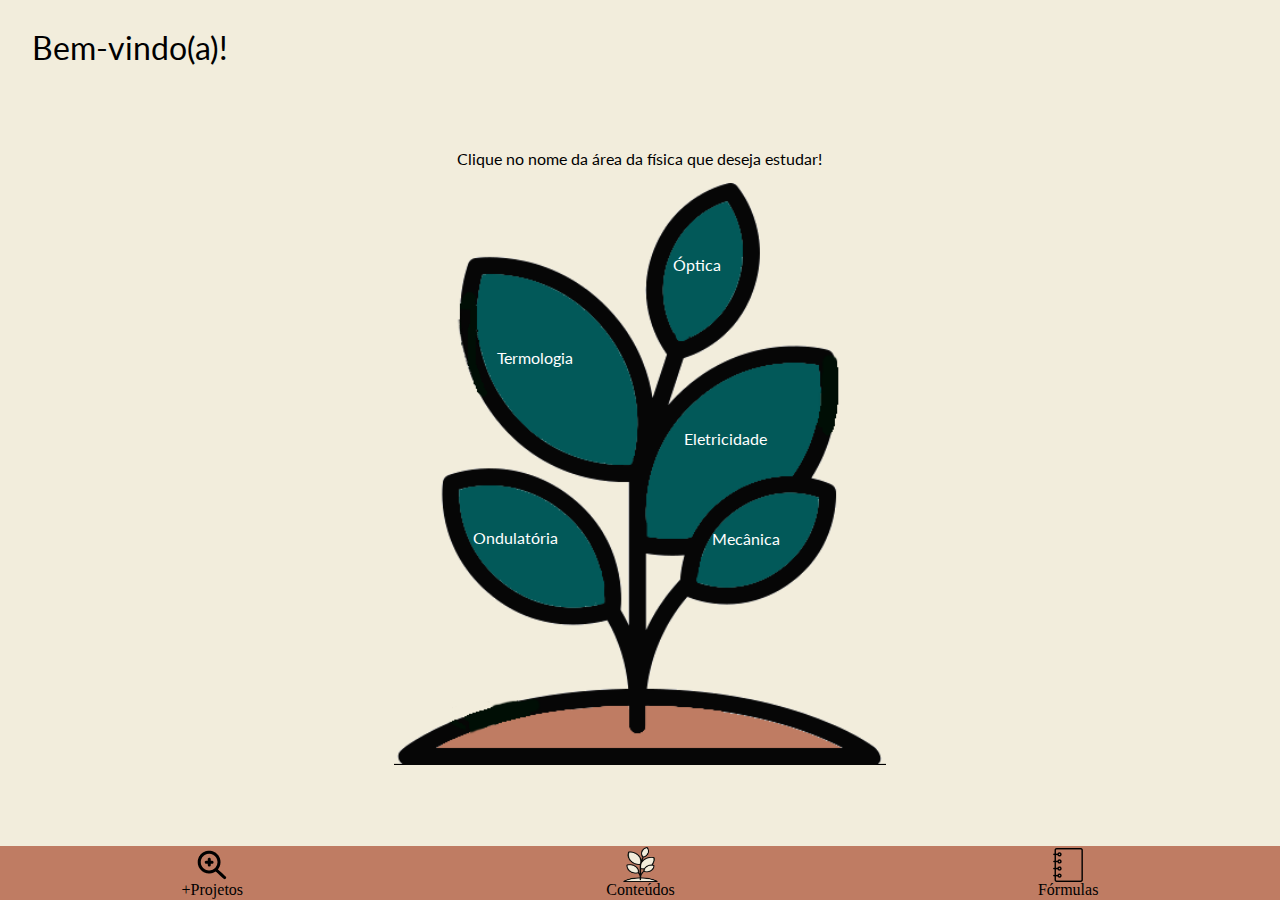
<file: index.html>
<!DOCTYPE html>
<html lang="pt-br">
<head>
    <meta charset="UTF-8">
    <meta name="viewport" content="width=device-width, initial-scale=1.0">
    <title>Inicial</title>
    <link rel="stylesheet" href="assets/css/reset.css">
    <link rel="stylesheet" href="assets/css/style.css">
    <style>
        @import url('https://fonts.googleapis.com/css2?family=Lato:ital,wght@0,400;0,700;1,400&family=Noto+Serif:ital,wght@0,400;0,700;1,400;1,700&display=swap');
    </style>
    <script src="assets/js/script.js"></script>
</head>

<body>
    <header>
        <h1 class="esquerda">Bem-vindo(a)!</h1>
    </header>
    <main class="index">
        <h2 class = "texto-index">Clique no nome da área da física que deseja estudar!</h2>
        <figure class = "aviso">
            <p>Desculpe, esse conteúdo ainda não está disponível</p>
            <img src="assets/img/regador.gif" alt="gif regador" width="35" height="35">
        </figure>
        <img src="assets/img/arvore_preenchida.png" alt="arvore de assuntos" class="arvore">
        <a class = "folha um" href="mecanica.html">Mecânica</a>
        <a class = "folha dois">Termologia</a>
        <a class = "folha tres">Óptica</a>
        <a class = "folha quatro">Eletricidade</a>
        <a class = "folha cinco">Ondulatória</a>
    </main>
    <footer>
        <nav>
            <div>
            <a href="outras.html">
                <ul class="footericone">
                    <li class="centrahorizontal"><img id="lupa" src="assets/img/lupa.png" alt="Outros Projetos"></li>
                    <li class="centrahorizontal">+Projetos</li>
                </ul>
            </a>
            </div>
            <div>
            <a href="index.html" class="footericone">
                <ul class="footericone">
                    <li class="centrahorizontal"><img id="home" src="assets/img/arvore_footer.png" alt="Pagina inicial" width = "35" height = "35"></li>
                    <li class="centrahorizontal">Conteúdos</li>
                </ul>
            </a>
            </div>
            <div>
            <a href="formulas.html" class="footericone">
                <ul class="footericone">
                    <li class="centrahorizontal"><img id="formula" src="assets/img/bloco.png" alt="Fórmulas"></li>
                    <li class="centrahorizontal">Fórmulas</li>
                </ul>
            </a>
            </div>
        </nav>
    </footer>
</body>
</html>
</file>
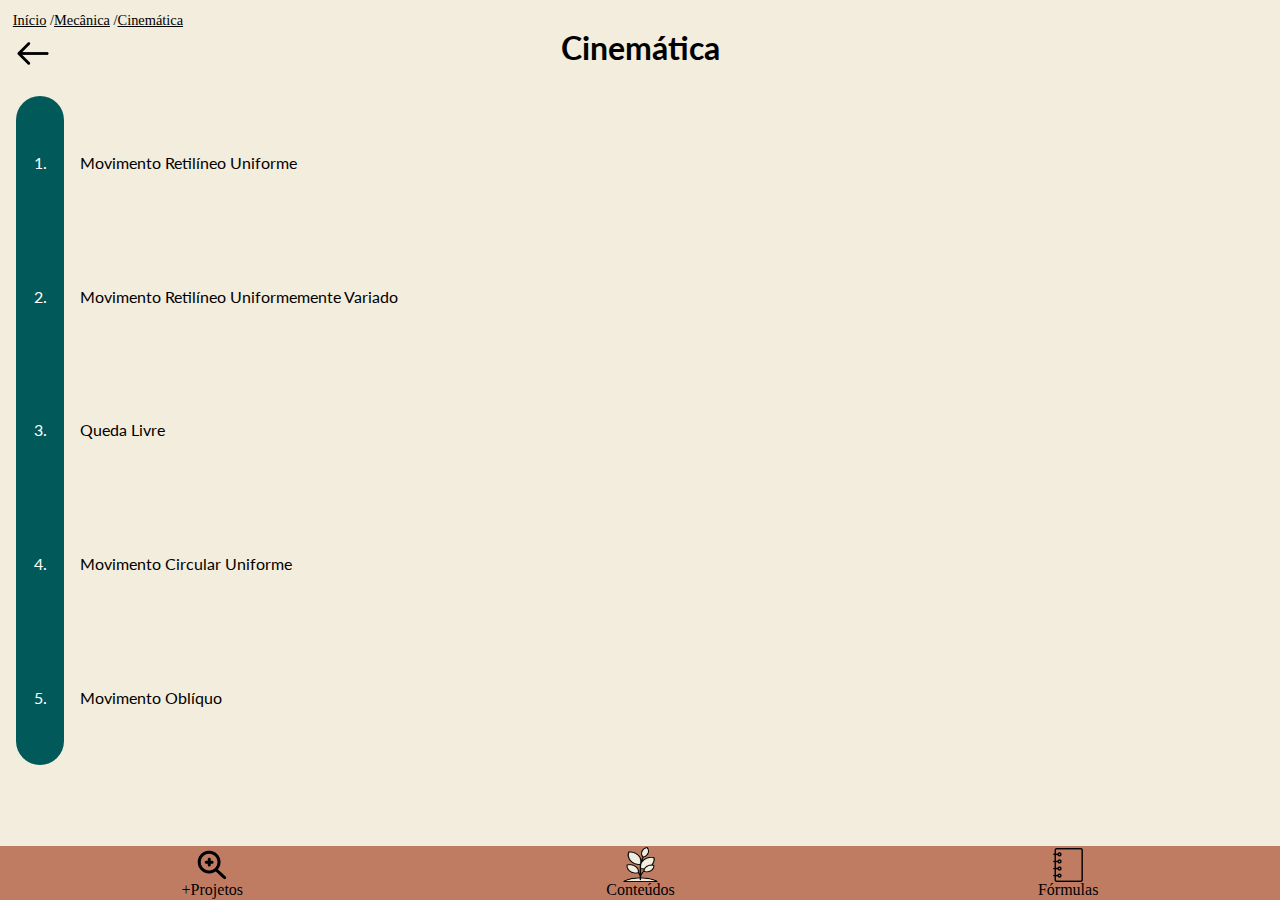
<file: cinematica.html>
<!DOCTYPE html>
<html lang="pt-br">
<head>
    <meta charset="UTF-8">
    <meta name="viewport" content="width=device-width, initial-scale=1.0">
    <title>Cinematica</title>
    <link rel="stylesheet" href="assets/css/reset.css">
    <link rel="stylesheet" href="assets/css/style.css">
    <style>
        @import url('https://fonts.googleapis.com/css2?family=Lato:ital,wght@0,400;0,700;1,400&family=Noto+Serif:ital,wght@0,400;0,700;1,400;1,700&display=swap');
    </style>
    <script src="assets/js/script.js"></script>
</head>

<body>
    <header>
        <!--histórico da navegação-->
        <ul class="historico_nav">
            <li><a href="index.html"><u>Início</u></a> / </li>
            <li><a href="mecanica.html"><u> Mecânica</u></a> / </li>
            <li><u> Cinemática</u></li>
        </ul>
        <!-- seta de voltar -->
        <!-- <img src="assets/img/picture.png" alt="placeholder" class="teste"> -->
        <a href="mecanica.html" class="voltar"><img src="assets/img/voltar.png" alt="Voltar"></a>
        <h1 class="negrito">Cinemática</h1>
    </header>
    <main>
        <ul class="linha batata">
            <li class="topicos-cinematica num">
                <h2>1.</h2>
                <a href="mruv.html" class = "texto-claro">
                    <h2>2.</h2>
                </a>
                <h2>3.</h2>
                <h2>4.</h2>
                <h2>5.</h2>
            </li>
            <li class="topicos-cinematica titulo">
                <h2>Movimento Retilíneo Uniforme</h2>
                <a href="mruv.html">Movimento Retilíneo Uniformemente Variado</a>
                <h2>Queda Livre</h2>
                <h2>Movimento Circular Uniforme</h2>
                <h2>Movimento Oblíquo</h2>
            </li>
        </ul>

    </main>

    <footer>
        <nav>
            <div>
            <a href="outras.html">
                <ul class="footericone">
                    <li class="centrahorizontal"><img id="lupa" src="assets/img/lupa.png" alt="Outros Projetos"></li>
                    <li class="centrahorizontal">+Projetos</li>
                </ul>
            </a>
            </div>
            <div>
            <a href="index.html" class="footericone">
                <ul class="footericone">
                    <li class="centrahorizontal"><img id="home" src="assets/img/arvore_footer.png" alt="Pagina inicial" width = "35" height = "35"></li>
                    <li class="centrahorizontal">Conteúdos</li>
                </ul>
            </a>
            </div>
            <div>
            <a href="formulas.html" class="footericone">
                <ul class="footericone">
                    <li class="centrahorizontal"><img id="formula" src="assets/img/bloco.png" alt="Fórmulas"></li>
                    <li class="centrahorizontal">Fórmulas</li>
                </ul>
            </a>
            </div>
        </nav>
    </footer>
</body>
</html>
</file>
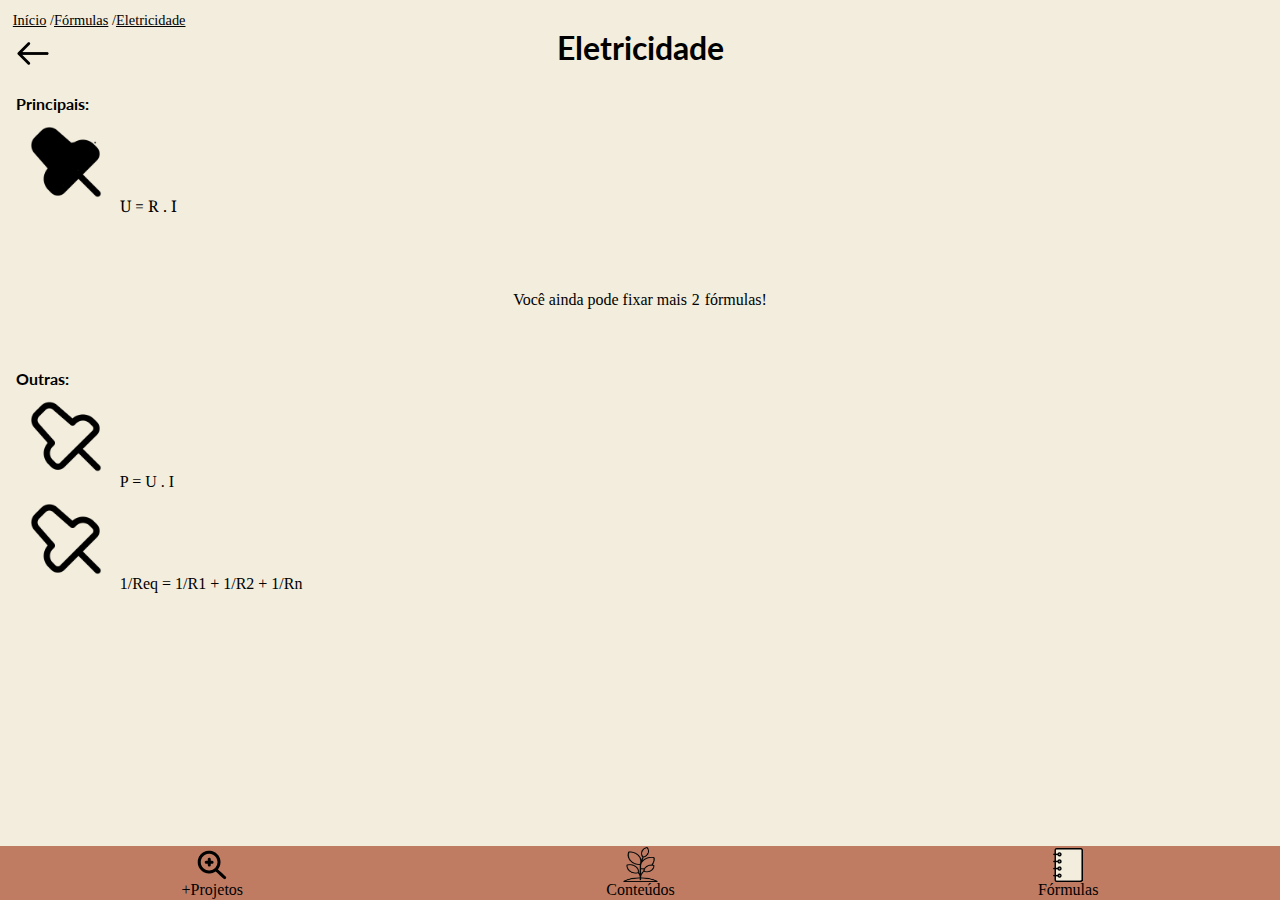
<file: eletricidade.html>
<!DOCTYPE html>
<html lang="pt-br">
<head>
    <meta charset="UTF-8">
    <meta name="viewport" content="width=device-width, initial-scale=1.0">
    <title>Eletricidade</title>
    <link rel="stylesheet" href="assets/css/reset.css">
    <link rel="stylesheet" href="assets/css/style.css">
    <style>
        @import url('https://fonts.googleapis.com/css2?family=Lato:ital,wght@0,400;0,700;1,400&family=Noto+Serif:ital,wght@0,400;0,700;1,400;1,700&display=swap');
    </style>
    <script src="assets/js/script.js"></script>
</head>

<body>
    <header>
        <!--histórico da navegação-->
        <ul class="historico_nav">
            <li><a href="index.html"><u>Início</u></a> / </li>
            <li><a href="formulas.html"><u>Fórmulas</u></a> / </li>
            <li><u>Eletricidade</u></li>
        </ul>
        <!-- seta de voltar -->
        <a href="formulas.html" class="voltar"><img src="assets/img/voltar.png" alt="Voltar"></a>
        <h1 class="negrito">Eletricidade</h1>
    </header>

    <main>
        <!-- Fórmulas de eletricidade -->
        <h2 class="negrito fonte_principal">Principais:</h2>
        <ul class="coluna preenchimento fonte_texto selecionados">
            <!-- Lista para fórmulas fixadas -->
            <li class="item-1">
                <a href="#">
                    <img src="assets/img/alfinete_preenchido.png" alt="placeholder" class="fixar">
                </a>
                U = R . I
            </li>
            <li class="item-2 oculto">
                <a href="#">
                    <img src="assets/img/alfinete_preenchido.png" alt="placeholder" class="fixar">
                </a>
                P = U . I
            </li>
            <li class="item-3 oculto">
                <a href="#">
                    <img src="assets/img/alfinete_preenchido.png" alt="placeholder" class="fixar">
                </a>
                1/Req = 1/R1 + 1/R2 + 1/Rn
            </li>
        </ul>
        <div id="nenhuma_formula_fixada" class="adicionar oculto">Você pode fixar até <span id="restantes">&nbsp;</span> fórmulas!</div>
        <div id="pode_adicionar" class="adicionar">Você ainda pode fixar mais <span id="quantidade_formulas">&nbsp;</span> fórmula<span id="plural">s</span>!</div>
        
        <!-- Lista para fórmulas comuns -->
        <h2 class="negrito">Outras:</h2>
        <ul class="coluna nao-selecionados">
            <li class="oculto item-1">
                <a href="#">
                    <img src="assets/img/alfinete.png" alt="placeholder" class="fixar">
                </a>
                U = R . I
            </li>
            <li class="item-2">
                <a href="#">
                    <img src="assets/img/alfinete.png" alt="placeholder" class="fixar">
                </a>
                P = U . I
            </li>
            <li class="item-3">
                <a href="#">
                    <img src="assets/img/alfinete.png" alt="placeholder" class="fixar">
                    
                </a>
                1/Req = 1/R1 + 1/R2 + 1/Rn
            </li>
        </ul>
        <div id="nenhuma_formula" class="adicionar oculto">Você não possui mais nenhuma fórmula!</div>
    </main>

    <footer>
        <nav>
            <div>
            <a href="outras.html">
                <ul class="footericone">
                    <li class="centrahorizontal"><img id="lupa" src="assets/img/lupa.png" alt="Outros Projetos"></li>
                    <li class="centrahorizontal">+Projetos</li>
                </ul>
            </a>
            </div>
            <div>
            <a href="index.html" class="footericone">
                <ul class="footericone">
                    <li class="centrahorizontal"><img id="home" src="assets/img/arvore_footer.png" alt="Pagina inicial" width = "35" height = "35"></li>
                    <li class="centrahorizontal">Conteúdos</li>
                </ul>
            </a>
            </div>
            <div>
            <a href="formulas.html" class="footericone">
                <ul class="footericone">
                    <li class="centrahorizontal"><img id="formula" src="assets/img/bloco.png" alt="Fórmulas"></li>
                    <li class="centrahorizontal">Fórmulas</li>
                </ul>
            </a>
            </div>
        </nav>
    </footer>
</body>
</html>
</file>
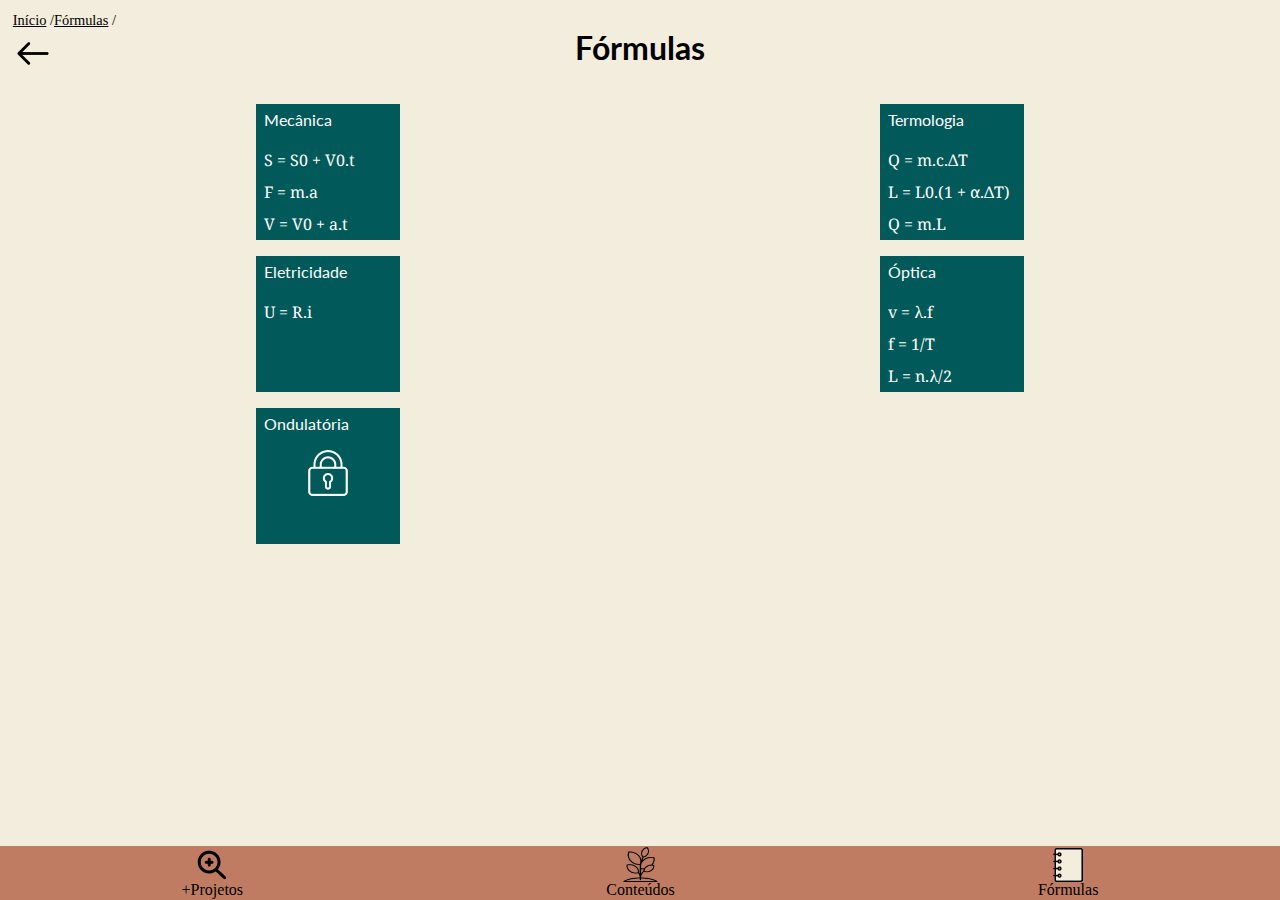
<file: formulas.html>
<!DOCTYPE html>
<html lang="pt-br">
<head>
    <meta charset="UTF-8">
    <meta name="viewport" content="width=device-width, initial-scale=1.0">
    <title>Fórmulas</title>
    <link rel="stylesheet" href="assets/css/reset.css">
    <link rel="stylesheet" href="assets/css/style.css">
    <style>
        @import url('https://fonts.googleapis.com/css2?family=Lato:ital,wght@0,400;0,700;1,400&family=Noto+Serif:ital,wght@0,400;0,700;1,400;1,700&display=swap');
    </style>
    <script src="assets/js/script.js"></script>
</head>

<body>
    <header>
        <!--histórico da navegação-->
        <ul class="historico_nav">
            <li><a href="index.html"><u>Início</u></a> / </li>
            <li><a href="formulas.html"><u>Fórmulas</u></a> / </li>
        </ul>
        <!-- seta de voltar -->
        <!-- <img src="assets/img/picture.png" alt="placeholder"> -->
        <a href="index.html" class="voltar"><img src="assets/img/voltar.png" alt="Voltar"></a>
        <h1 class="negrito">Fórmulas</h1>
    </header>

    <main>
        <!-- Matérias -->
        <ul class="linha">
            <li class="coluna_topo">
                <a href="">
                    <ul class="post-it">
                        <li class="area">Mecânica</li>
                        <li class="formula">S = S0 + V0.t</li>
                        <li class="formula">F = m.a</li>
                        <li class="formula">V = V0 + a.t</li>
                    </ul>
                </a>

                <a href="eletricidade.html">
                    <ul class="post-it">
                        <li class="area">Eletricidade</li>
                        <li class="formula">U = R.i</li>
                    </ul>
                </a>

                <a href="">
                    <ul class="post-it">
                        <li class="area">Ondulatória</li>
                        <li class = "cadeado"><img src="assets/img/cadeado_fechado.png" alt = "Bloqueado"></li>
                    </ul>
                </a>
            </li>

            <li class="coluna_topo">
                <a href="">
                    <ul class="post-it">
                        <li class="area">Termologia</li>
                        <li class="formula">Q = m.c.ΔT</li>
                        <li class="formula">L = L0.(1 + α.ΔT)</li>
                        <li class="formula">Q = m.L</li>
                    </ul>
                </a>

                <a href="">
                    <ul class="post-it">
                        <li class="area">Óptica</li>
                        <li class="formula">v = λ.f</li>
                        <li class="formula">f = 1/T</li>
                        <li class="formula">L = n.λ/2</li>
                    </ul>
                </a>
            </li>
        </ul>

    </main>

    <footer>
        <nav>
            <div>
            <a href="outras.html">
                <ul class="footericone">
                    <li class="centrahorizontal"><img id="lupa" src="assets/img/lupa.png" alt="Outros Projetos"></li>
                    <li class="centrahorizontal">+Projetos</li>
                </ul>
            </a>
            </div>
            <div>
            <a href="index.html" class="footericone">
                <ul class="footericone">
                    <li class="centrahorizontal"><img id="home" src="assets/img/arvore_footer.png" alt="Pagina inicial" width = "35" height = "35"></li>
                    <li class="centrahorizontal">Conteúdos</li>
                </ul>
            </a>
            </div>
            <div>
            <a href="formulas.html" class="footericone">
                <ul class="footericone">
                    <li class="centrahorizontal"><img id="formula" src="assets/img/bloco.png" alt="Fórmulas"></li>
                    <li class="centrahorizontal">Fórmulas</li>
                </ul>
            </a>
            </div>
        </nav>
    </footer>
</body>
</html>
</file>
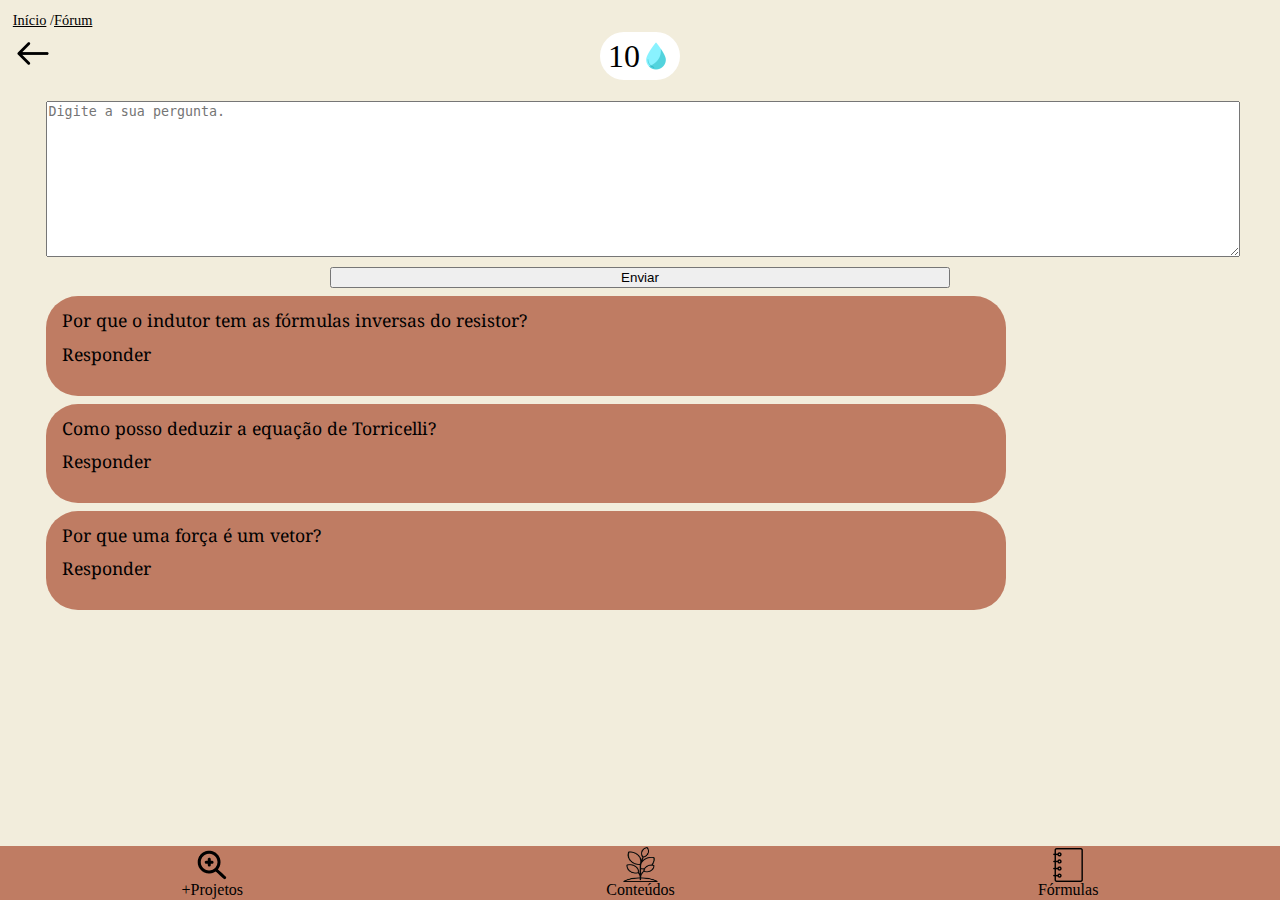
<file: forum.html>
<!DOCTYPE html>
<html lang="pt-br">
<head>
    <meta charset="UTF-8">
    <meta name="viewport" content="width=device-width, initial-scale=1.0">
    <title>Forum</title>
    <link rel="stylesheet" href="assets/css/reset.css">
    <link rel="stylesheet" href="assets/css/style.css">
    <style>
        @import url('https://fonts.googleapis.com/css2?family=Lato:ital,wght@0,400;0,700;1,400&family=Noto+Serif:ital,wght@0,400;0,700;1,400;1,700&display=swap');
    </style>
    <script src="assets/js/script.js"></script>
</head>

<body>
    <header>
        <!--histórico da navegação-->
        <ul class="historico_nav">
            <li><a href="index.html"><u>Início</u></a> / </li>
            <li><u>Fórum</u></li>
        </ul>
        <!-- seta de voltar -->
        <!-- <img src="assets/img/picture.png" alt="placeholder"> -->
        <a href="index.html" class="voltar"><img src="assets/img/voltar.png" alt="Voltar"></a>
        <ul class = "mensagens">
            10 <img src="assets/img/folha.png" alt="ícone folha" width="32" height="32"/>
        </ul>
    </header>
    <main class="body-topic">
        <div>
            <textarea class="pergunta-forum" placeholder="Digite a sua pergunta." rows="10"></textarea>
        </div>
        <button class="botao-enviar-forum">Enviar</button>
        <div class="lista-perguntas-forum">
            <div class="pergunta-enviada-forum">
                Por que o indutor tem as fórmulas inversas do resistor?
                <div class="responder-forum"><a href="forum2.html">Responder</a></div>
            </div>
            <div class="pergunta-enviada-forum">
                Como posso deduzir a equação de Torricelli?
                <div class="responder-forum"><a href="forum2.html">Responder</a></div>
            </div>
            <div class="pergunta-enviada-forum">
                Por que uma força é um vetor?
                <div class="responder-forum"><a href="forum2.html">Responder</a></div>
            </div>
        </div>
    </main>
    <footer>
        <nav>
            <div>
            <a href="outras.html">
                <ul class="footericone">
                    <li class="centrahorizontal"><img id="lupa" src="assets/img/lupa.png" alt="Outros Projetos"></li>
                    <li class="centrahorizontal">+Projetos</li>
                </ul>
            </a>
            </div>
            <div>
            <a href="index.html" class="footericone">
                <ul class="footericone">
                    <li class="centrahorizontal"><img id="home" src="assets/img/arvore_footer.png" alt="Pagina inicial" width = "35" height = "35"></li>
                    <li class="centrahorizontal">Conteúdos</li>
                </ul>
            </a>
            </div>
            <div>
            <a href="formulas.html" class="footericone">
                <ul class="footericone">
                    <li class="centrahorizontal"><img id="formula" src="assets/img/bloco.png" alt="Fórmulas"></li>
                    <li class="centrahorizontal">Fórmulas</li>
                </ul>
            </a>
            </div>
        </nav>
    </footer>
</body>
</html>
</file>
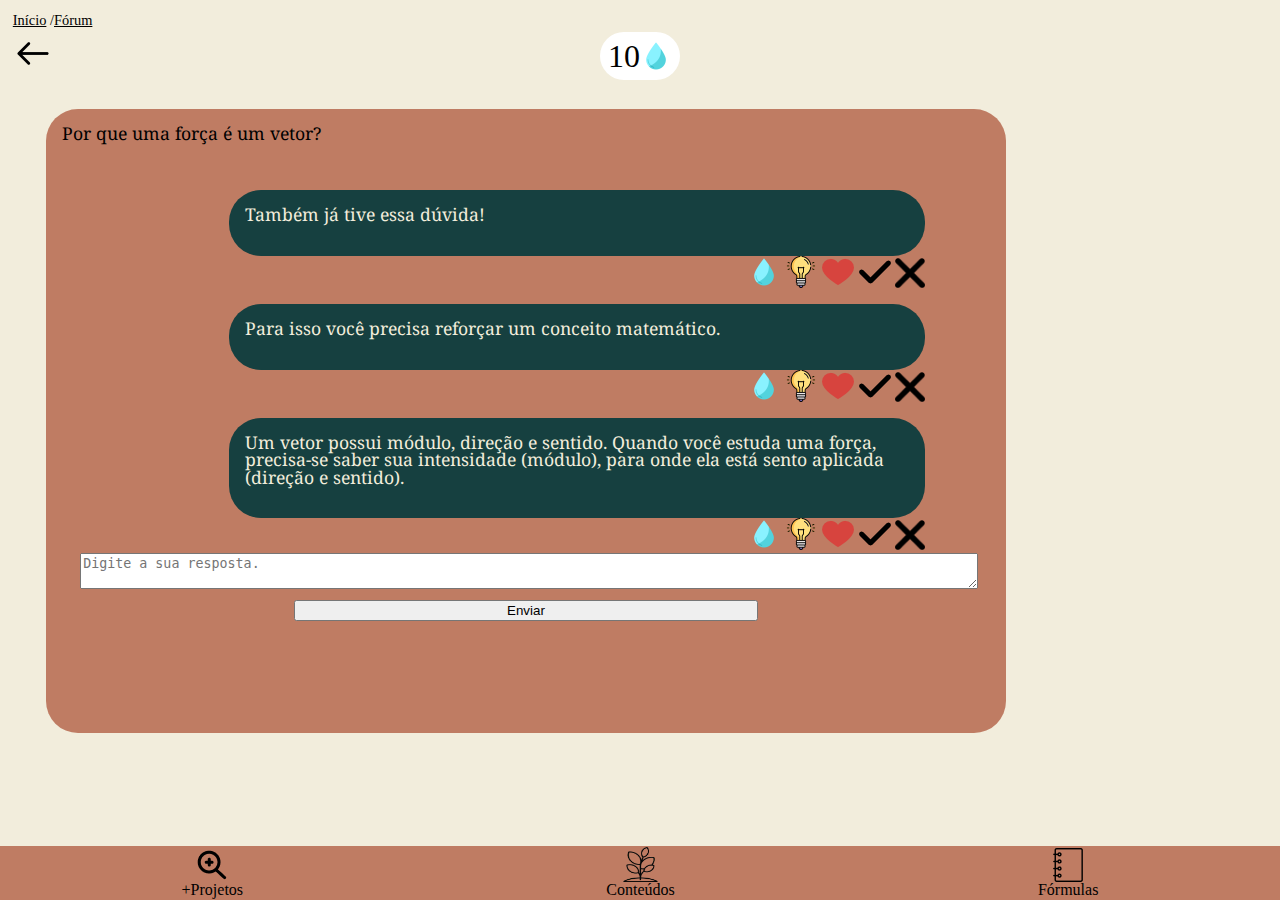
<file: forum2.html>
<!DOCTYPE html>
<html lang="pt-br">
<head>
    <meta charset="UTF-8">
    <meta name="viewport" content="width=device-width, initial-scale=1.0">
    <title>MRUV</title>
    <link rel="stylesheet" href="assets/css/reset.css">
    <link rel="stylesheet" href="assets/css/style.css">
    <style>
        @import url('https://fonts.googleapis.com/css2?family=Lato:ital,wght@0,400;0,700;1,400&family=Noto+Serif:ital,wght@0,400;0,700;1,400;1,700&display=swap');
    </style>
    <script src="assets/js/script.js"></script>
</head>

<body>
    <header>
        <!--histórico da navegação-->
        <ul class="historico_nav">
            <li><a href="index.html"><u>Início</u></a> / </li>
            <li><u>Fórum</u></li>
        </ul>
        <!-- seta de voltar -->
        <!-- <img src="assets/img/picture.png" alt="placeholder"> -->
        <a href="forum.html" class="voltar"><img src="assets/img/voltar.png" alt="Voltar"></a>
        <ul class = "mensagens">
            10 <img src="assets/img/icone-folha.png" alt="ícone folha" width="32" height="32"/>
        </ul>
    </header>
    <main class="body-topic">
        <div class="pergunta-enviada-forum">
            Por que uma força é um vetor?
        <div class="lista-respostas-forum">
            <div class="resposta-enviada-forum">
                <div class="resposta-forum">
                    Também já tive essa dúvida!
                </div>
                <div class="reacao-resposta"><span><img src="assets/img/icone-folha.png" width="32" height="32"/></span><span><img src="assets/img/icone-lampada.png" width="32" height="32"/></span><span><img src="assets/img/icone-coracao.png" width="32" height="32"/></span><span><img src="assets/img/icone-v.png" width="32" height="32"/></span><span><img src="assets/img/icone-x.png" width="30" height="30"/></span></div>
            </div>
            <div class="resposta-enviada-forum">
                <div class="resposta-forum">
                    Para isso você precisa reforçar um conceito matemático.
                </div>
                <div class="reacao-resposta"><span><img src="assets/img/icone-folha.png" width="32" height="32"/></span><span><img src="assets/img/icone-lampada.png" width="32" height="32"/></span><span><img src="assets/img/icone-coracao.png" width="32" height="32"/></span><span><img src="assets/img/icone-v.png" width="32" height="32"/></span><span><img src="assets/img/icone-x.png" width="30" height="30"/></span></div>
            </div>
            <div class="resposta-enviada-forum">
                <div class="resposta-forum">
                    Um vetor possui módulo, direção e sentido. Quando você estuda uma força, precisa-se saber sua intensidade (módulo), para onde ela está sento aplicada (direção e sentido).
                </div>
                <div class="reacao-resposta"><span><img src="assets/img/icone-folha.png" width="32" height="32"/></span><span><img src="assets/img/icone-lampada.png" width="32" height="32"/></span><span><img src="assets/img/icone-coracao.png" width="32" height="32"/></span><span><img src="assets/img/icone-v.png" width="32" height="32"/></span><span><img src="assets/img/icone-x.png" width="30" height="30"/></span></div>
            </div>

            <div>
                <textarea class="pergunta-forum" placeholder="Digite a sua resposta." rows="2"></textarea>
            </div>
            <button class="botao-enviar-forum">Enviar</button>
        </div>
    </main>
    <footer>
        <nav>
            <div>
            <a href="outras.html">
                <ul class="footericone">
                    <li class="centrahorizontal"><img id="lupa" src="assets/img/lupa.png" alt="Outros Projetos"></li>
                    <li class="centrahorizontal">+Projetos</li>
                </ul>
            </a>
            </div>
            <div>
            <a href="index.html" class="footericone">
                <ul class="footericone">
                    <li class="centrahorizontal"><img id="home" src="assets/img/arvore_footer.png" alt="Pagina inicial" width = "35" height = "35"></li>
                    <li class="centrahorizontal">Conteúdos</li>
                </ul>
            </a>
            </div>
            <div>
            <a href="formulas.html" class="footericone">
                <ul class="footericone">
                    <li class="centrahorizontal"><img id="formula" src="assets/img/bloco.png" alt="Fórmulas"></li>
                    <li class="centrahorizontal">Fórmulas</li>
                </ul>
            </a>
            </div>
        </nav>
    </footer>
</body>
</html>
</file>
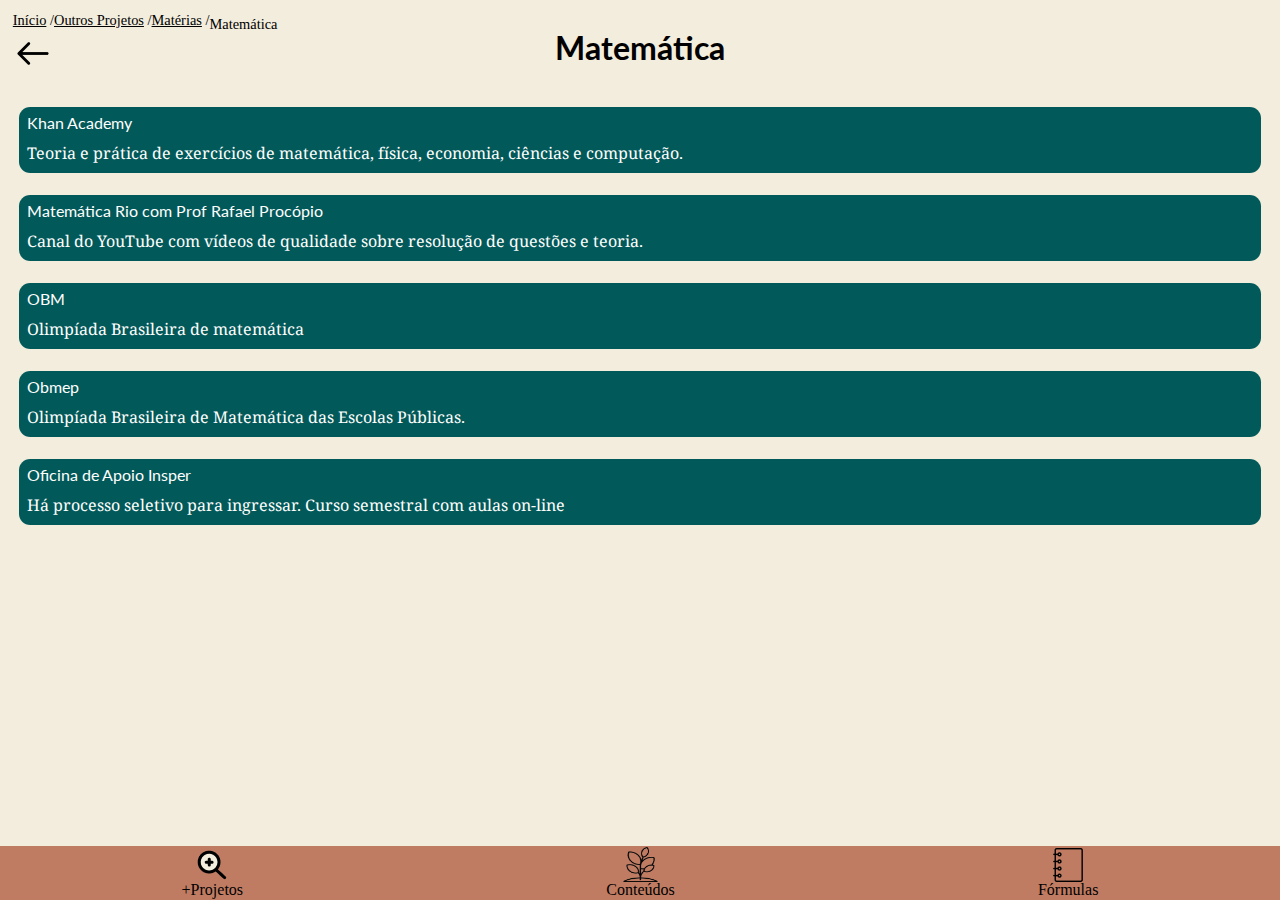
<file: matematica.html>
<!DOCTYPE html>
<html lang="pt-br">
<head>
    <meta charset="UTF-8">
    <meta name="viewport" content="width=device-width, initial-scale=1.0">
    <title>Matemática</title>
    <link rel="stylesheet" href="assets/css/reset.css">
    <link rel="stylesheet" href="assets/css/style.css">
    <style>
        @import url('https://fonts.googleapis.com/css2?family=Lato:ital,wght@0,400;0,700;1,400&family=Noto+Serif:ital,wght@0,400;0,700;1,400;1,700&display=swap');
    </style>
    <script src="assets/js/script.js"></script>
</head>

<body>
    <header>
        <!--histórico da navegação-->
        <ul class="historico_nav">
            <li><a href="index.html"><u>Início</u></a> / </li>
            <li><a href="outras.html"><u>Outros Projetos</u></a> / </li>
            <li><a href="materias.html"><u>Matérias</u></a> / </li>
            <li><p>Matemática</p></li>
        </ul> 
        <a href="materias.html" class="voltar"><img src="assets/img/voltar.png" alt="Voltar"></a>
        <h1 class="negrito">Matemática</h1>
    </header>

    <main>
        <section class="project">
            <h4 class="project-title">Khan Academy</h4>
            <p class="project-description">Teoria e prática de exercícios de matemática, física, economia, ciências e computação.</p>
        </section>
        <section class="project">
            <h4 class="project-title">Matemática Rio com Prof Rafael Procópio</h4>
            <p class="project-description">Canal do YouTube com vídeos de qualidade sobre resolução de questões e teoria.</p>
        </section>
        <section class="project">
            <h4 class="project-title">OBM</h4>
            <p class="project-description">Olimpíada Brasileira de matemática</p>
        </section>
        <section class="project">
            <h4 class="project-title">Obmep</h4>
            <p class="project-description">Olimpíada Brasileira de Matemática das Escolas Públicas.</p>
        </section>
        <section class="project">
            <h4 class="project-title">Oficina de Apoio Insper</h4>
            <p class="project-description">Há processo seletivo para ingressar. Curso semestral com aulas on-line</p>
        </section>
    </main>

    <footer>
        <nav>
            <div>
            <a href="outras.html">
                <ul class="footericone">
                    <li class="centrahorizontal"><img id="lupa" src="assets/img/lupa.png" alt="Outros Projetos"></li>
                    <li class="centrahorizontal">+Projetos</li>
                </ul>
            </a>
            </div>
            <div>
            <a href="index.html" class="footericone">
                <ul class="footericone">
                    <li class="centrahorizontal"><img id="home" src="assets/img/arvore_footer.png" alt="Pagina inicial" width="35" height = "35"></li>
                    <li class="centrahorizontal">Conteúdos</li>
                </ul>
            </a>
            </div>
            <div>
            <a href="formulas.html" class="footericone">
                <ul class="footericone">
                    <li class="centrahorizontal"><img id="formula" src="assets/img/bloco.png" alt="Fórmulas"></li>
                    <li class="centrahorizontal">Fórmulas</li>
                </ul>
            </a>
            </div>
        </nav>
    </footer>
</body>
</html>
</file>
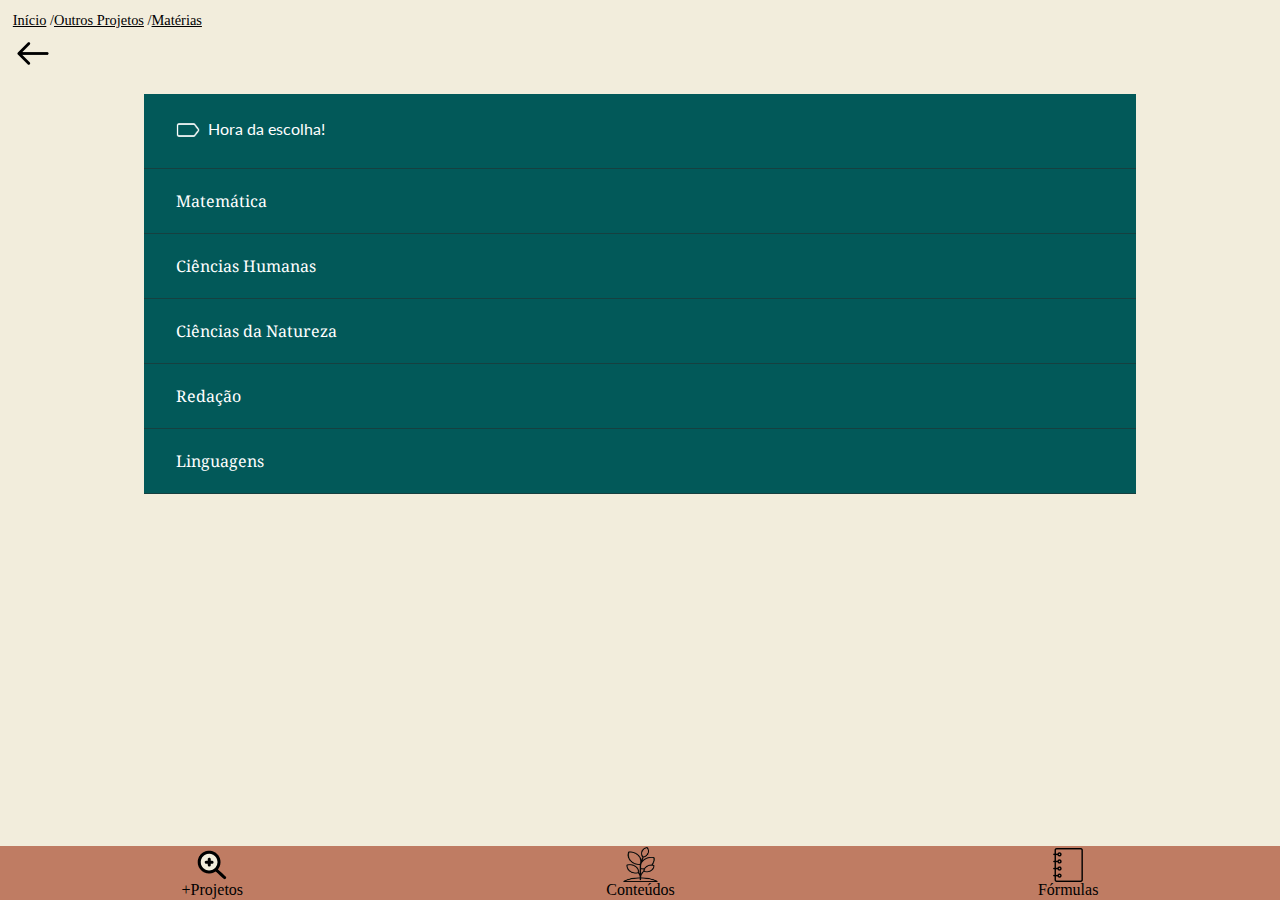
<file: materias.html>
<!DOCTYPE html>
<html lang="pt-br">
<head>
    <meta charset="UTF-8">
    <meta name="viewport" content="width=device-width, initial-scale=1.0">
    <title>Matérias</title>
    <link rel="stylesheet" href="assets/css/reset.css">
    <link rel="stylesheet" href="assets/css/style.css">
    <style>
        @import url('https://fonts.googleapis.com/css2?family=Lato:ital,wght@0,400;0,700;1,400&family=Noto+Serif:ital,wght@0,400;0,700;1,400;1,700&display=swap');
    </style>
    <script src="assets/js/script.js"></script>
</head>

<body>
    <header class="header-materias">
        <!--histórico da navegação-->
        <ul class="historico_nav">
            <li><a href="index.html"><u>Início</u></a> / </li>
            <li><a href="outras.html"><u>Outros Projetos</u></a> / </li>
            <li><u>Matérias</u></li>
        </ul>    
        <a href="outras.html" class="voltar"><img src="assets/img/voltar.png" alt="Voltar"></a>
    </header>

    <main class="main-materias">
        <ul class="materia">
            <li><img src="assets/img/etiqueta.png" alt="etiqueta" class="search-img"></li>
            <li><p class="fonte_principal texto-claro">Hora da escolha!</p></li>
        </ul>
        <a class="materia texto-claro" href="matematica.html">Matemática</a>
        <a class="materia texto-claro" href="">Ciências Humanas</a>
        <a class="materia texto-claro" href="">Ciências da Natureza</a>
        <a class="materia texto-claro" href="">Redação</a>
        <a class="materia texto-claro" href="">Linguagens</a>
    </main>

    <footer>
        <nav>
            <div>
            <a href="outras.html">
                <ul class="footericone">
                    <li class="centrahorizontal"><img id="lupa" src="assets/img/lupa.png" alt="Outros Projetos"></li>
                    <li class="centrahorizontal">+Projetos</li>
                </ul>
            </a>
            </div>
            <div>
            <a href="index.html" class="footericone">
                <ul class="footericone">
                    <li class="centrahorizontal"><img id="home" src="assets/img/arvore_footer.png" alt="Pagina inicial" width = "35" height = "35"></li>
                    <li class="centrahorizontal">Conteúdos</li>
                </ul>
            </a>
            </div>
            <div>
            <a href="formulas.html" class="footericone">
                <ul class="footericone">
                    <li class="centrahorizontal"><img id="formula" src="assets/img/bloco.png" alt="Fórmulas"></li>
                    <li class="centrahorizontal">Fórmulas</li>
                </ul>
            </a>
            </div>
        </nav>
    </footer>
</body>
</html>
</file>
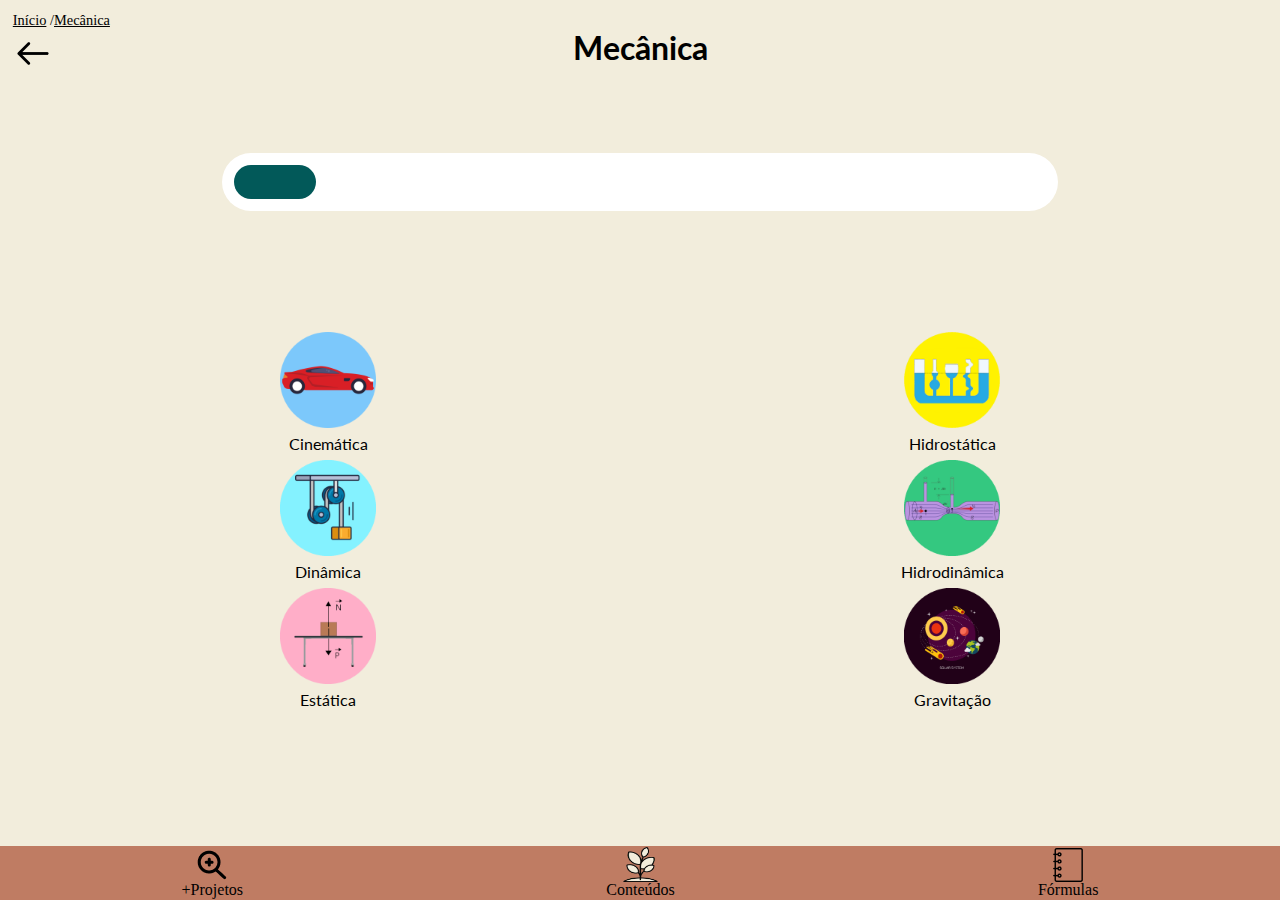
<file: mecanica.html>
<!DOCTYPE html>
<html lang="pt-br">
<head>
    <meta charset="UTF-8">
    <meta name="viewport" content="width=device-width, initial-scale=1.0">
    <title>Mecânica</title>
    <link rel="stylesheet" href="assets/css/reset.css">
    <link rel="stylesheet" href="assets/css/style.css">
    <script src="assets/js/script.js"></script>
    <style>
        @import url('https://fonts.googleapis.com/css2?family=Lato:ital,wght@0,400;0,700;1,400&family=Noto+Serif:ital,wght@0,400;0,700;1,400;1,700&display=swap');
    </style>
</head>

<body>
    <header>
        <!--histórico da navegação-->
        <ul class="historico_nav">
            <li><a href="index.html"><u>Início</u></a> / </li>
            <li><u> Mecânica</u></li>
        </ul>
        <!-- seta de voltar -->
        <!-- <img src="assets/img/picture.png" alt="placeholder" class="voltar"> -->
        <a href="index.html" class="voltar"><img src="assets/img/voltar.png" alt="Voltar"></a>
        <h1 class="negrito">Mecânica</h1>
    </header>

    <main class="main-mecanica">
        <!-- barra de progresso -->
        <ul class = "barra_progresso">
            <li class = "progresso"></li>
        </ul>

        <ul class="linha">
            <li class="coluna">
                <a href="cinematica.html">
                    <div class="coluna">
                        <img src="assets/img/cinematica.png" alt="cinemática" class="img-mecanica">
                        <h2 class="centrahorizontal">Cinemática</h2>
                    </div>
                </a>
                                
                <a href="#">
                    <div class="coluna" id='dinamica'>
                        <img src="assets/img/dinamica.png" alt="cinemática" class="img-mecanica">
                        <h2 class="centrahorizontal">Dinâmica</h2>
                    </div>
                </a>

                <a href="#">
                    <div class="coluna" id="estatica">
                        <img src="assets/img/estatica.png" alt="cinemática" class="img-mecanica">
                        <h2 class="centrahorizontal">Estática</h2>
                    </div>
                </a>
            </li>

            <li class="coluna">
                <a href="#">
                    <div class="coluna" id="hidrostatica">
                        <img src="assets/img/hidro-removebg-preview.png" alt="cinemática" class="img-mecanica">
                        <h2 class="centrahorizontal">Hidrostática</h2>
                    </div>
                </a>

                <a href="#">
                    <div class="coluna" id="hidrodinamica">
                        <img src="assets/img/hidrod.png" alt="cinemática" class="img-mecanica">
                        <h2 class="centrahorizontal">Hidrodinâmica</h2>
                    </div>
                </a>
                
                <a href="#">
                    <div class="coluna" id="gravitacao">
                        <img src="assets/img/gravitacao.png" alt="cinemática" class="img-mecanica">
                        <h2 class="centrahorizontal">Gravitação</h2>
                    </div>
                </a>
            </li>
        </ul>        
    </main>

    <footer>
        <nav>
            <div>
            <a href="outras.html">
                <ul class="footericone">
                    <li class="centrahorizontal"><img id="lupa" src="assets/img/lupa.png" alt="Outros Projetos"></li>
                    <li class="centrahorizontal">+Projetos</li>
                </ul>
            </a>
            </div>
            <div>
            <a href="index.html" class="footericone">
                <ul class="footericone">
                    <li class="centrahorizontal"><img id="home" src="assets/img/arvore_footer.png" alt="Pagina inicial" width = "35" height = "35"></li>
                    <li class="centrahorizontal">Conteúdos</li>
                </ul>
            </a>
            </div>
            <div>
            <a href="formulas.html" class="footericone">
                <ul class="footericone">
                    <li class="centrahorizontal"><img id="formula" src="assets/img/bloco.png" alt="Fórmulas"></li>
                    <li class="centrahorizontal">Fórmulas</li>
                </ul>
            </a>
            </div>
        </nav>
    </footer>
</body>
</html>
</file>
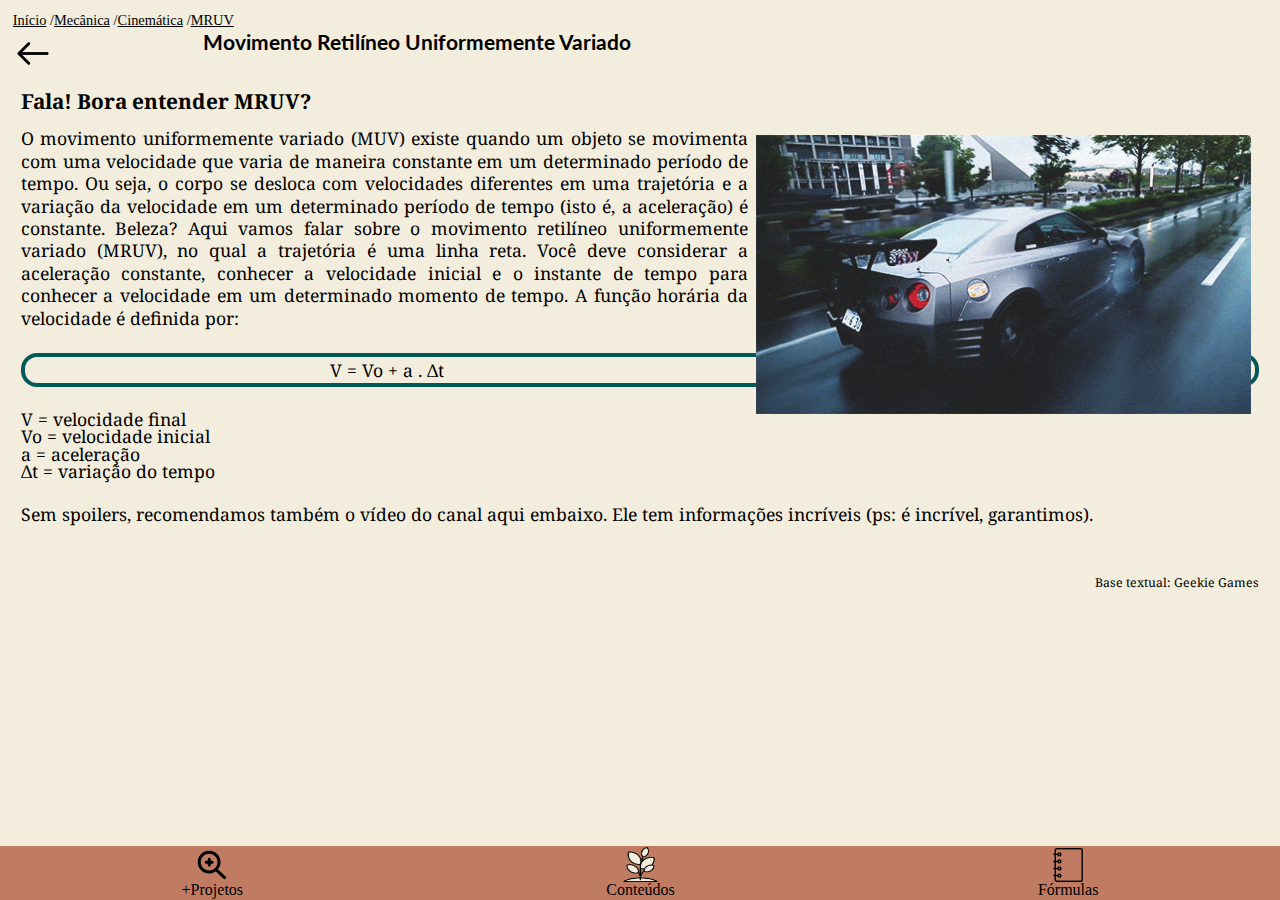
<file: mruv.html>
<!DOCTYPE html>
<html lang="pt-br">
<head>
    <meta charset="UTF-8">
    <meta name="viewport" content="width=device-width, initial-scale=1.0">
    <title>MRUV</title>
    <link rel="stylesheet" href="assets/css/reset.css">
    <link rel="stylesheet" href="assets/css/style.css">
    <style>
        @import url('https://fonts.googleapis.com/css2?family=Lato:ital,wght@0,400;0,700;1,400&family=Noto+Serif:ital,wght@0,400;0,700;1,400;1,700&display=swap');
    </style>
    <script src="assets/js/script.js"></script>
</head>

<body>
    <header>
        <!--histórico da navegação-->
        <ul class="historico_nav">
            <li><a href="index.html"><u>Início</u></a> / </li>
            <li><a href="mecanica.html"><u> Mecânica</u></a> / </li>
            <li><a href="cinematica.html"><u> Cinemática</u></a> / </li>
            <li><u>MRUV</u></li>
        </ul>
        <!-- seta de voltar -->
        <!-- <img src="assets/img/picture.png" alt="placeholder"> -->
        <a href="cinematica.html" class="voltar"><img src="assets/img/voltar.png" alt="Voltar"></a>
        <h1 class="title-topic negrito">Movimento Retilíneo Uniformemente Variado</h1>
    </header>
    <main class="body-topic">
        <p><strong>Fala! Bora entender MRUV?</strong></p>
        <p><img src="assets/img/car.gif" alt="placeholder" class="image-topic"></p>
        <p>
        O movimento uniformemente 
            variado (MUV) existe quando 
            um objeto se movimenta com uma velocidade que varia de maneira constante em um determinado período de tempo. Ou seja, o corpo se desloca com velocidades diferentes em uma trajetória e a variação da velocidade em um determinado período de tempo (isto é, a aceleração) é constante. Beleza?
            Aqui vamos falar sobre o movimento retilíneo uniformemente variado (MRUV), no qual a trajetória é uma linha reta. Você deve considerar a aceleração constante, conhecer a velocidade inicial e o instante de tempo para conhecer a velocidade em um determinado momento de tempo. A função horária da velocidade é definida por:
        </p>
        <p class="formula-topic">V = Vo + a . Δt</p>
        <ul class="centravertical">
            <li> V = velocidade final</li>
            <li> Vo = velocidade inicial</li>
            <li> a = aceleração</li>
            <li> Δt = variação do tempo </li>
        </ul>
        <p>
        <br>
            Sem spoilers, recomendamos também o vídeo do canal aqui embaixo. Ele tem informações incríveis (ps: é incrível, garantimos).
        </p>
        <p class="references-topic">
            Base textual: Geekie Games
        </p>
    </main>
    <footer>
        <nav>
            <div>
            <a href="outras.html">
                <ul class="footericone">
                    <li class="centrahorizontal"><img id="lupa" src="assets/img/lupa.png" alt="Outros Projetos"></li>
                    <li class="centrahorizontal">+Projetos</li>
                </ul>
            </a>
            </div>
            <div>
            <a href="index.html" class="footericone">
                <ul class="footericone">
                    <li class="centrahorizontal"><img id="home" src="assets/img/arvore_footer.png" alt="Pagina inicial" width = "35" height = "35"></li>
                    <li class="centrahorizontal">Conteúdos</li>
                </ul>
            </a>
            </div>
            <div>
            <a href="formulas.html" class="footericone">
                <ul class="footericone">
                    <li class="centrahorizontal"><img id="formula" src="assets/img/bloco.png" alt="Fórmulas"></li>
                    <li class="centrahorizontal">Fórmulas</li>
                </ul>
            </a>
            </div>
        </nav>
    </footer>
</body>
</html>
</file>
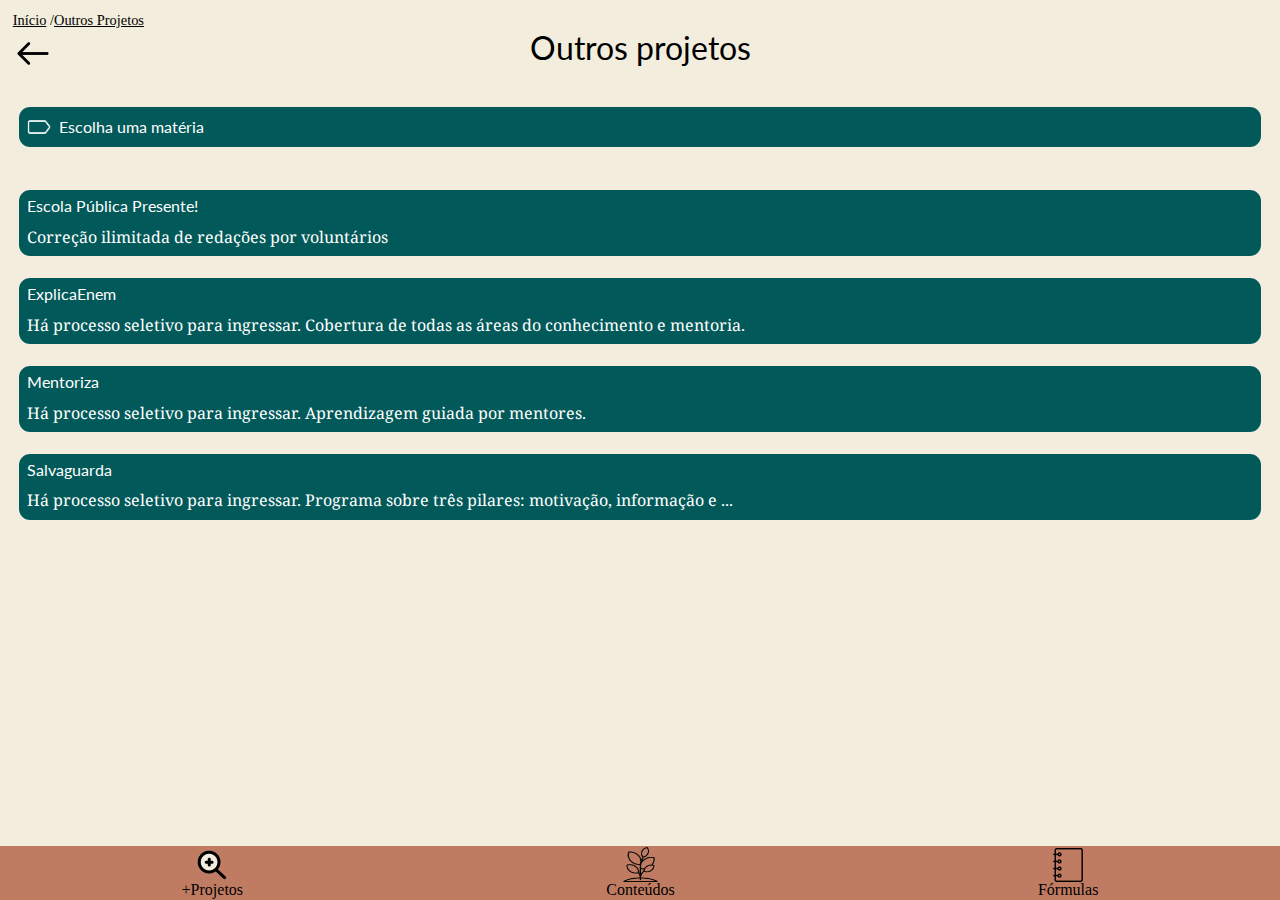
<file: outras.html>
<!DOCTYPE html>
<html lang="pt-br">
<head>
    <meta charset="UTF-8">
    <meta name="viewport" content="width=device-width, initial-scale=1.0">
    <title>Outros projetos</title>
    <link rel="stylesheet" href="assets/css/reset.css">
    <link rel="stylesheet" href="assets/css/style.css">
    <style>
        @import url('https://fonts.googleapis.com/css2?family=Lato:ital,wght@0,400;0,700;1,400&family=Noto+Serif:ital,wght@0,400;0,700;1,400;1,700&display=swap');
    </style>
    <script src="assets/js/script.js"></script>
</head>

<body>
    <header>
        <!--histórico da navegação-->
        <ul class="historico_nav">
            <li><a href="index.html"><u>Início</u></a> / </li>
            <li><u>Outros Projetos</u></li>
        </ul>
        <!-- seta de voltar -->
        <!-- <img src="assets/img/picture.png" alt="placeholder"> -->
        <a href="index.html" class="voltar"><img src="assets/img/voltar.png" alt="Voltar"></a>
        <h1>Outros projetos</h1>
    </header>

    <main>
        <!-- Todos os projetos -->
        <div class="project search">
            <img src="assets/img/etiqueta.png" alt="etiqueta" class="search-img">
            <a class="fonte_principal texto-claro" href="materias.html">Escolha uma matéria</a>
            
        </div>
        <div class="project">
            <h4 class="project-title">Escola Pública Presente!</h4>
            <p class="project-description">Correção ilimitada de redações por voluntários</p>
        </div>
        <div class="project">
            <h4 class="project-title">ExplicaEnem</h4>
            <p class="project-description">Há processo seletivo para ingressar. Cobertura de todas as áreas do conhecimento e mentoria.</p>
        </div>
        <div class="project">
            <h4 class="project-title">Mentoriza</h4>
            <p class="project-description">Há processo seletivo para ingressar. Aprendizagem guiada por mentores.</p>
        </div>
        <div class="project">
            <h4 class="project-title">Salvaguarda</h4>
            <p class="project-description">Há processo seletivo para ingressar. Programa sobre três pilares: motivação, informação e ...</p>
        </div>
    </main>

    <footer>
        <nav>
            <div>
            <a href="outras.html">
                <ul class="footericone">
                    <li class="centrahorizontal"><img id="lupa" src="assets/img/lupa.png" alt="Outros Projetos"></li>
                    <li class="centrahorizontal">+Projetos</li>
                </ul>
            </a>
            </div>
            <div>
            <a href="index.html" class="footericone">
                <ul class="footericone">
                    <li class="centrahorizontal"><img id="home" src="assets/img/arvore_footer.png" alt="Pagina inicial" width = "35" height = "35"></li>
                    <li class="centrahorizontal">Conteúdos</li>
                </ul>
            </a>
            </div>
            <div>
            <a href="formulas.html" class="footericone">
                <ul class="footericone">
                    <li class="centrahorizontal"><img id="formula" src="assets/img/bloco.png" alt="Fórmulas"></li>
                    <li class="centrahorizontal">Fórmulas</li>
                </ul>
            </a>
            </div>
        </nav>
    </footer>
</body>
</html>
</file>
<file: assets/css/style.css>
@import url('https://fonts.googleapis.com/css2?family=Lato:ital,wght@0,400;0,700;1,400&family=Noto+Serif:ital,wght@0,400;0,700;1,400;1,700&display=swap');

html, body {
    height: 85%;
}

p {
    line-height: 1.4rem;
}

h1 {
    font-family: 'Lato', 'Noto Sans', sans-serif;
    font-size: 2rem;
    padding: 1rem;
}

title{
    font-family: 'Lato', 'Noto Sans', sans-serif;
}

h2{
    font-family: 'Lato', 'Noto Sans', sans-serif;
}

body {
    height: 100%;
    overflow: auto;
    display: flex;
    flex-direction: column;
    background-color: #F2EDDC;
}

header {
    padding: 1rem;
    display: flex;
    justify-content: center;
}

main {
    padding-right: 1rem;
    padding-left: 1rem;
    position: relative;
    display: flex;
    flex-direction: column;
    height: 90%;
}

footer {
    position: fixed;
    bottom: 0;
    left: 0;
    width: 100%;
    height: 3.4rem;
    background-color: #BF7C63;
}

nav {
    display: flex;
    height: 100%;
    justify-content: space-around;
    align-items: center;
}

a {
    text-decoration: none;
    color: black;
}

strong {
    font-size: 1.3rem;
    font-weight: bold;
}

.voltar {
    position: absolute;
    top: 2.5rem;
    left: 1rem;
    height: 3rem;
}

.negrito {
    font-weight: bold;
}

.fonte_texto {
    font-family: 'Noto Serif', 'Kaisei HarunoUmi', serif;
}

.texto-claro{
    color:white;
}

.linha {
    display: flex;
    justify-content: space-around;
}

.project{
    margin: 0.7rem 0.2rem;
    padding: 0.5rem;
    background-color: #025959;
    color: white;
    border-radius: 0.7rem;
    font-family: 'Noto Serif', 'Kaisei HarunoUmi', serif;
}

.arvore_footer{
    width: 35px;
    height: 35px;
}
/* Cinemática */

.num{
    display: flex;
    align-items: center;
    background-color: #025959;
    color: white;
    flex-grow: 2;
    width: 2rem;
    max-width: 3rem;
    border-radius: 6rem;
}

.batata{
    min-height: 100%;
}

.topicos-cinematica{
    display: flex;
    flex-direction: column;
    justify-content: space-around;
    font-family: 'Lato', 'Noto Sans', sans-serif;
}

.titulo{
    flex-grow: 1;
    margin: 0 0 0 1rem;
}

.fonte_principal {
    font-family: 'Lato', 'Noto Sans', sans-serif;
}

/* Eletricidade */
.coluna {
    display: flex;
    flex-direction: column;
    justify-content: center;
}

.preenchimento{
    display: flex;
    flex-direction: column; 
    width: 100%;
    justify-content: flex-start;
    margin-bottom: 1rem;
}

.fixar {
    min-width: 5%;
    max-width: 8%;
}

.adicionar{
    display: flex;
    padding: 5%;
    justify-content: center;
    align-items: center;
    font-size: 100%;
}

.search-img{
    width: 1.5rem;
    height: 1.5rem;
    margin-right: 0.5rem;
}

/* Formulas */

.coluna_topo{
    display: flex;
    flex-direction: column;
}

.post-it{
    background-color: #025959;
    color: white;
    width: 9rem;
    height: 8.5rem;
    margin: 0.5rem;
    display: flex;
    flex-direction: column;
}

.area{
    margin: 0.5rem;
    margin-bottom: 1rem;
    font-family: 'Lato', 'Noto Sans', sans-serif;
}

.formula{
    margin: 0.5rem;
    font-family: 'Noto Serif', 'Kaisei HarunoUmi', serif;
}

.cadeado{
    align-self: center;
}

/* Index */
.esquerda{
    width: 100%;
    display: flex;
    justify-content: flex-start;
}

.index{
    padding: 0rem;
    max-width: 700px;
    max-height: 700px;
    margin: 0 auto;
    display: flex;
    flex-direction: column;
    justify-content: flex-end;
    height: 90%;
    font-family: 'Noto Serif', 'Kaisei HarunoUmi', serif;
}

.texto-index{
    padding-bottom: 1rem;
    text-align: center;
}
.arvore{
    display: flex;
    height: 87%;
    position: relative;
}

.folha.um{
    position: absolute;
    background-color: transparent;
    color: white;
    font-family: 'Lato', 'Noto Sans', sans-serif;
    top: 65%;
    left: 64.7%;
}

.folha.dois{
    position: absolute;
    background-color: transparent;
    color: white;
    font-family: 'Lato', 'Noto Sans', sans-serif;
    top: 38%;
    left: 21%;
}

.folha.tres{
    position: absolute;
    background-color: transparent;
    color: white;
    font-family: 'Lato', 'Noto Sans', sans-serif;
    top: 24%;
    left: 56.7%;
}

.folha.quatro{
    position: absolute;
    background-color: transparent;
    color: white;
    font-family: 'Lato', 'Noto Sans', sans-serif;
    top: 50%;
    left: 59%;
}

.folha.cinco{
    position: absolute;
    background-color: transparent;
    color: white;
    font-family: 'Lato', 'Noto Sans', sans-serif;
    top: 64.8%;
    left: 16%;
}

.aviso{
    display: none;
    position: fixed;
    padding: 1rem;
    background-color: white;
    font-family: 'Lato', 'Noto Sans', sans-serif;
    top: 25%;
    left: 2%;
    width: 30%;
    height: 12%;
    text-align: center;
    border-radius: 1rem 1rem 1rem 1rem;
    z-index: 1;
}

.icone-forum {
    float: right;
    position: absolute;
    top: 10px;
    right: 10px;
}

/* Matemática */

.project-description{
    font-family: 'Noto Serif', 'Kaisei HarunoUmi', serif;
}

.project-title{
    margin-bottom: 0.7rem;
    font-family: 'Lato', 'Noto Sans', sans-serif;
}

/* Matérias */
.header-materias{
    height: 4rem;
}

.main-materias{
    align-items: center;
}

.materia{
    width:75%;
    background-color: #025959;
    padding: 1.5rem;
    padding-left: 2rem;
    border-style: solid;
    border-bottom-width: 0.1rem;
    border-color: #164040;
    display: flex;
    flex-direction: row;
    font-family: 'Noto Serif', 'Kaisei HarunoUmi', serif;
}

/* MRUV */
.title-topic{
    width: 70%;
    font-size: 1.3em;
    display: flex;
    text-align: center;
    font-family: 'Lato', 'Noto Sans', sans-serif;
}

.body-topic{
    margin: 0.3rem;
    font-size: 1.1em;
    display: unset;
    font-family: 'Noto Serif','Kaisei HarunoUmi', serif;
    background-color: #F2EDDC;
}

.body-topic p{
    margin-bottom: 0.9rem;
    display: block;
    text-align: justify;
}

.body-topic .formula-topic{
    margin: 1.5rem 0rem;
    text-align: center;
    border: 0.3rem solid #025959;
    border-radius: 1rem;
    padding: 0.1rem;
}

.body-topic .image-topic{
    float: right;
    width: 40%;
    height: 40%;
    margin: 0.5rem;
}

.oculto {
    display: none;
}

#quantidade_formulas, #restantes{
    margin: 0rem 0.3rem;
}

.body-topic .references-topic{
    margin-top: 2rem;
    float: right;
    font-size: 0.7em;
}

/* Outras */

.project-description{
    font-family: 'Noto Serif', 'Kaisei HarunoUmi', serif;
}

.project-title{
    margin-bottom: 0.7rem;
    font-family: 'Lato', 'Noto Sans', sans-serif;
}

.search{
    display: flex;
    align-items:center;
    margin-bottom: 2em;
}

/* Mecânica */

.barra_progresso {
    height: 5%;
    width: 65%;
    background-color: white;
    border-radius: 4rem 4rem 4rem 4rem;
    align-self: center;
    display: flex;
    flex-direction: row;
    align-items: center;
    padding: 1%;
}

.progresso{
    height: 100%;
    width: 10%;
    background-color: #025959;
    border-radius: 4rem 4rem 4rem 4rem;
}
.main-mecanica {
    display: flex;
    flex-direction: column;
    justify-content: space-around;
}

.img-mecanica {
    padding: .5rem;
    width: 6rem;
}


.footericone{
    flex-direction: column;
    justify-content: center;
    align-items: center;
}

.centrahorizontal{
    display: flex;
    flex-direction: row;
    align-items: center;
    justify-content: center;
}
.centravertical{
    display: flex;
    flex-direction: column;
    /* align-items: center; */
    /* justify-content: center; */
}

.historico_nav{
    position:absolute;
    display: flex;
    top: 0.8rem;
    left: 0.8rem;
    font-size: 0.9rem;
    flex-direction: row;
}

/*Fórum*/

.mensagens {
    margin-top: 1rem;
    background-color: white;
    border-radius: 4rem 4rem 4rem 4rem;
    align-self: center;
    display: flex;
    flex-direction: row;
    align-items: center;
    padding: 0.5rem;
    font-size: 2rem;
}

.pergunta-forum{
    width: 96%;
    margin-left: 2%;
    margin-right: 2%;
}

.botao-enviar-forum {
    width: 50%;
    margin-left: 25%;
    margin-top: 0.5rem;
}

.pergunta-enviada-forum{
    width: 75%;
    margin-left: 2%;
    background-color:#BF7C63;
    margin-top: 0.5rem;
    border-radius: 2rem 2rem 2rem 2rem;
    padding: 1rem;
    padding-bottom: 2rem;
}

.resposta-enviada-forum{
    margin-left: 18%;
    color: #F2EDDC;
    width: 75%;
}

.resposta-forum{
    background-color: #164040;
    color:#F2EDDC;
    border-radius: 2rem 2rem 2rem 2rem;
    padding: 1rem;
    padding-bottom: 2rem;
    margin-top: 3rem;
}

.reacao-resposta{
    float: right;
}

.reacao-resposta > span {
    margin-left: 0.3rem;
}

.responder-forum{
    width: 100%;
    right: 10;
    bottom: 5;
    margin-top: 1rem;
}

.lista-perguntas-forum,.lista-respostas-forum{
    padding-bottom: 5rem;
}
</file>
